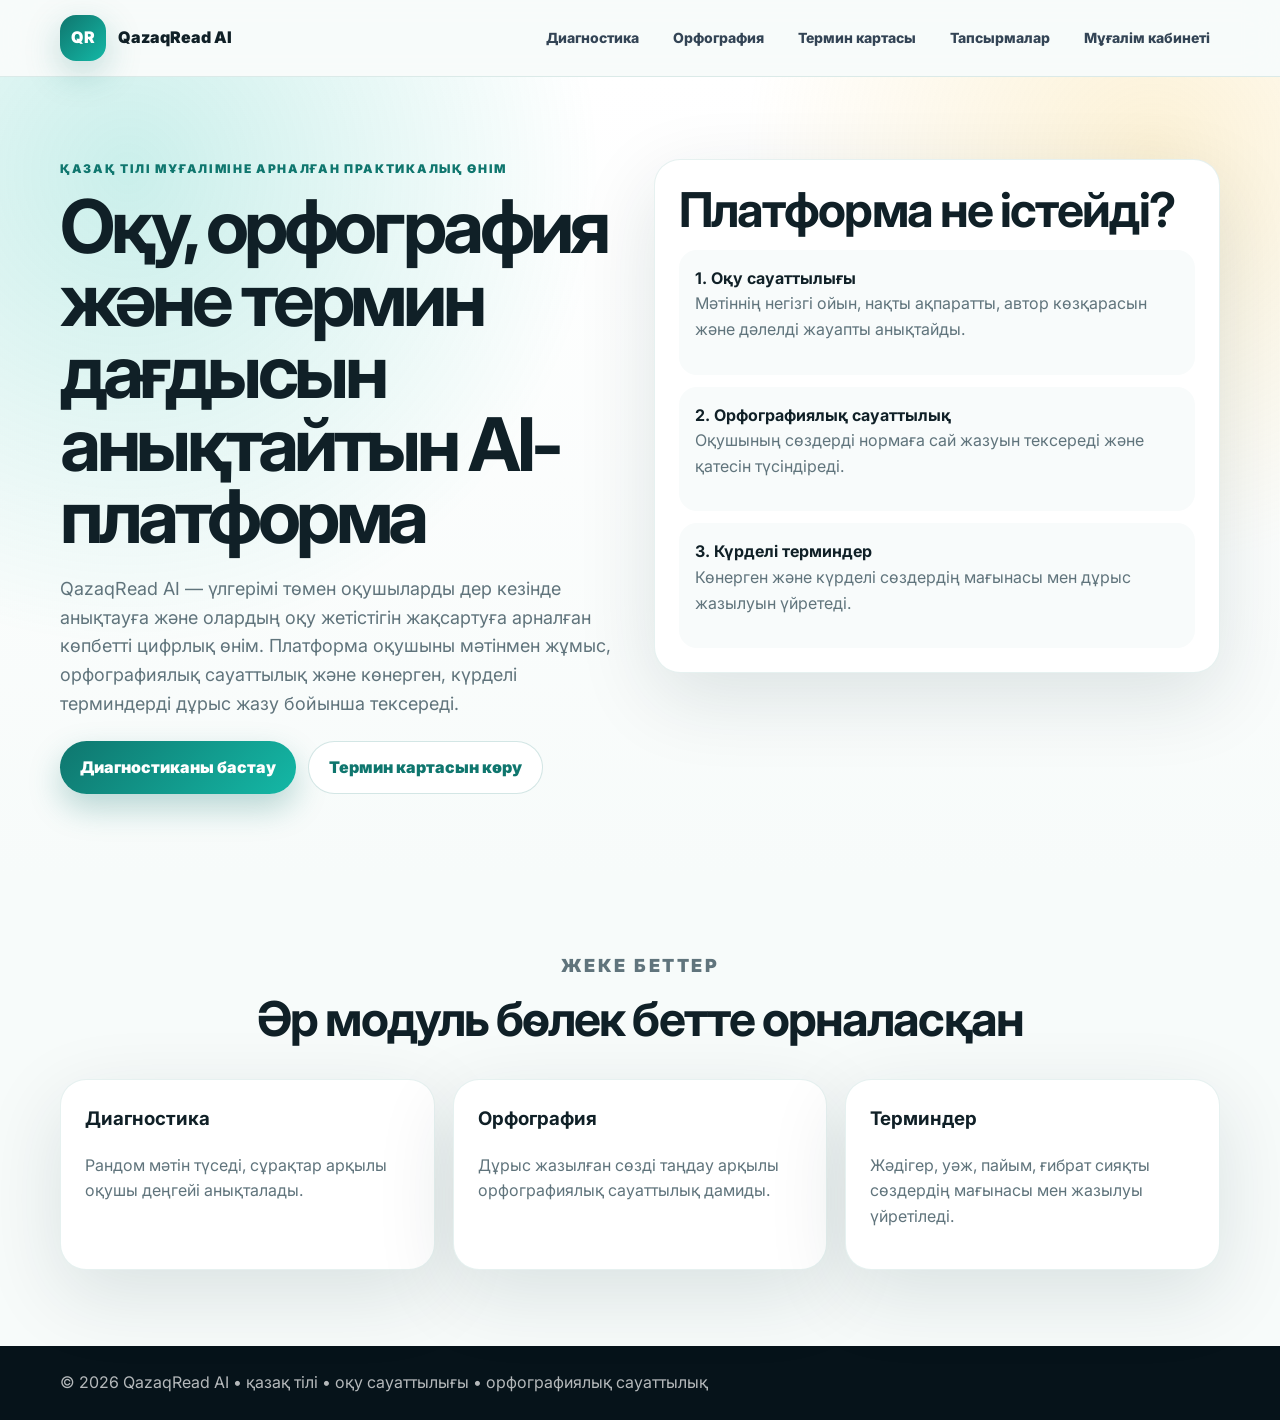
<file: index.html>
<!DOCTYPE html><html lang="kk"><head><meta charset="UTF-8"><meta name="viewport" content="width=device-width,initial-scale=1.0"><title>QazaqRead AI</title><link rel="stylesheet" href="style.css"><link href="https://fonts.googleapis.com/css2?family=Inter:wght@400;600;800;900&family=Noto+Sans:wght@400;600;800;900&display=swap" rel="stylesheet"></head><body>
<header class="top">
  <nav class="container nav">
    <a class="brand" href="index.html"><span class="logo">QR</span><span>QazaqRead AI</span></a>
    <div class="links">
      <a class="" href="diagnostic.html">Диагностика</a>
      <a class="" href="orthography.html">Орфография</a>
      <a class="" href="terms.html">Термин картасы</a>
      <a class="" href="tasks.html">Тапсырмалар</a>
      <a class="" href="teacher.html">Мұғалім кабинеті</a>
    </div>
  </nav>
</header>

<section class="hero">
  <div class="container grid">
    <div>
      <p class="eyebrow">Қазақ тілі мұғаліміне арналған практикалық өнім</p>
      <h1>Оқу, орфография және термин дағдысын анықтайтын AI-платформа</h1>
      <p class="lead">QazaqRead AI — үлгерімі төмен оқушыларды дер кезінде анықтауға және олардың оқу жетістігін жақсартуға арналған көпбетті цифрлық өнім. Платформа оқушыны мәтінмен жұмыс, орфографиялық сауаттылық және көнерген, күрделі терминдерді дұрыс жазу бойынша тексереді.</p>
      <div class="actions"><a class="btn primary" href="diagnostic.html">Диагностиканы бастау</a><a class="btn secondary" href="terms.html">Термин картасын көру</a></div>
    </div>
    <div class="panel">
      <h2>Платформа не істейді?</h2>
      <div class="feature">
        <article><b>1. Оқу сауаттылығы</b><p>Мәтіннің негізгі ойын, нақты ақпаратты, автор көзқарасын және дәлелді жауапты анықтайды.</p></article>
        <article><b>2. Орфографиялық сауаттылық</b><p>Оқушының сөздерді нормаға сай жазуын тексереді және қатесін түсіндіреді.</p></article>
        <article><b>3. Күрделі терминдер</b><p>Көнерген және күрделі сөздердің мағынасы мен дұрыс жазылуын үйретеді.</p></article>
      </div>
    </div>
  </div>
</section>
<section class="section container">
  <div class="head"><p class="eyebrow">Жеке беттер</p><h2>Әр модуль бөлек бетте орналасқан</h2></div>
  <div class="cards">
    <div class="card"><h3>Диагностика</h3><p>Рандом мәтін түседі, сұрақтар арқылы оқушы деңгейі анықталады.</p></div>
    <div class="card"><h3>Орфография</h3><p>Дұрыс жазылған сөзді таңдау арқылы орфографиялық сауаттылық дамиды.</p></div>
    <div class="card"><h3>Терминдер</h3><p>Жәдігер, уәж, пайым, ғибрат сияқты сөздердің мағынасы мен жазылуы үйретіледі.</p></div>
  </div>
</section><footer class="footer"><div class="container">© 2026 QazaqRead AI • қазақ тілі • оқу сауаттылығы • орфографиялық сауаттылық</div></footer></body></html>
</file>
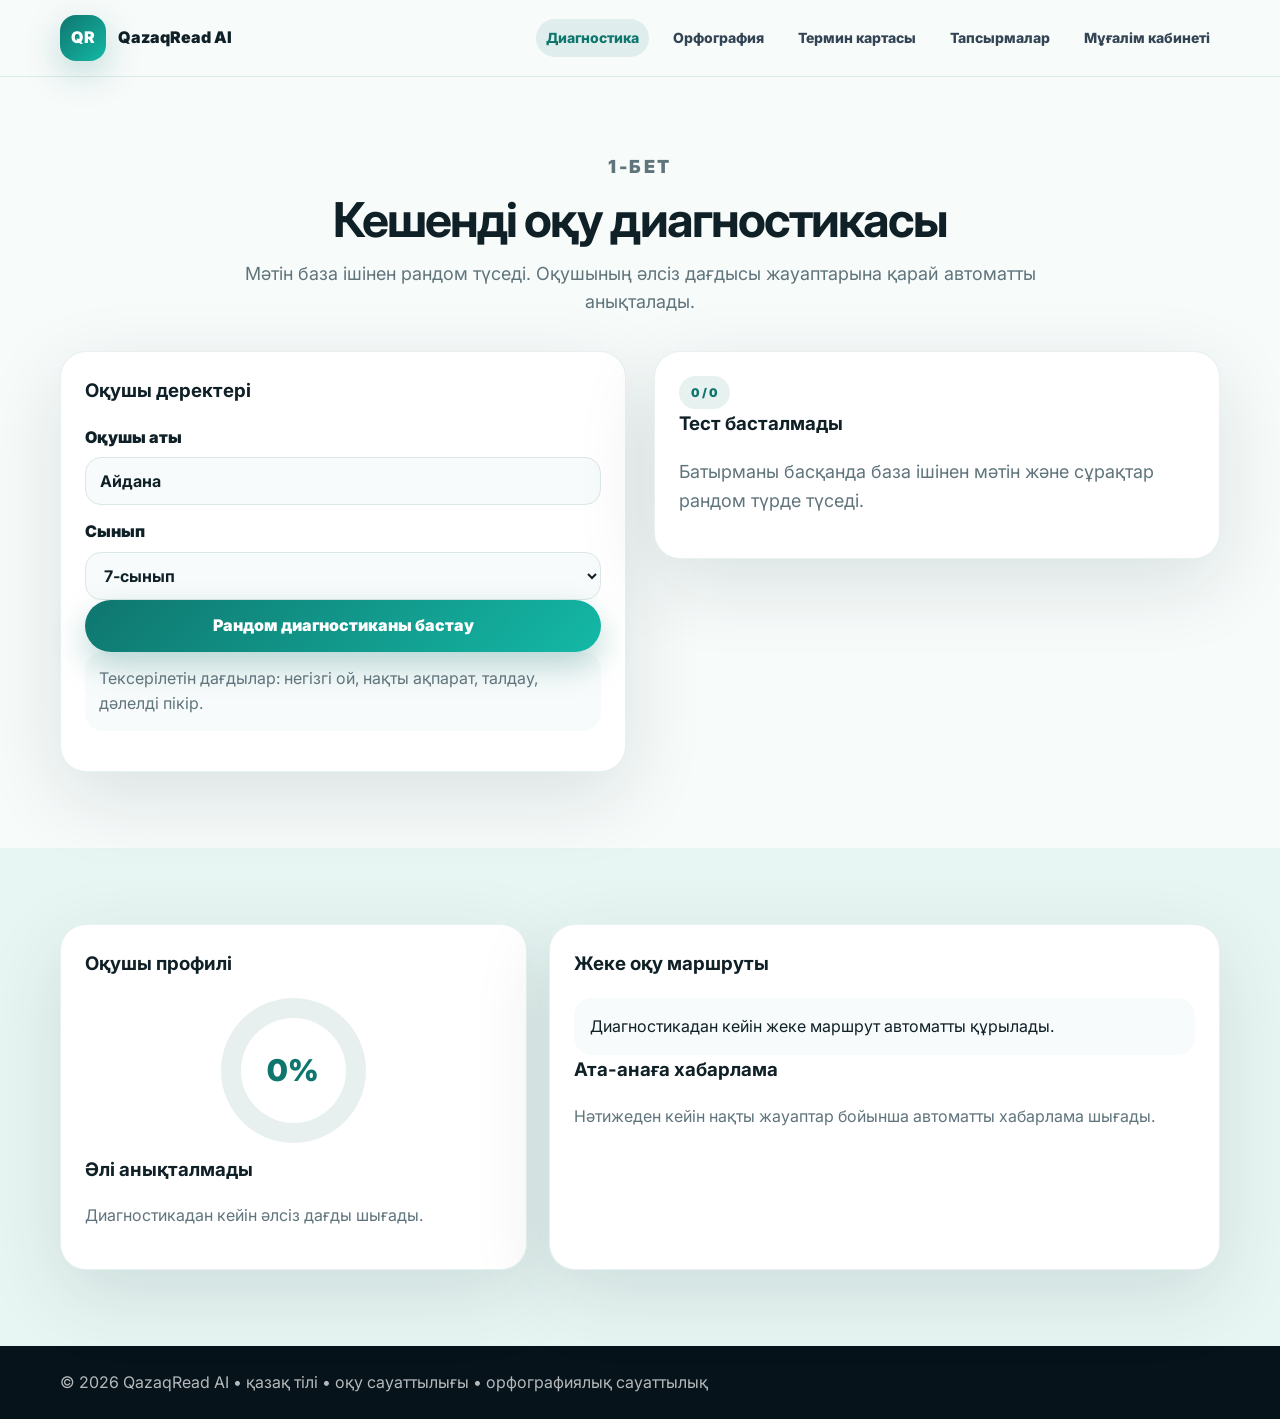
<file: diagnostic.html>
<!DOCTYPE html><html lang="kk"><head><meta charset="UTF-8"><meta name="viewport" content="width=device-width,initial-scale=1.0"><title>Диагностика</title><link rel="stylesheet" href="style.css"><link href="https://fonts.googleapis.com/css2?family=Inter:wght@400;600;800;900&family=Noto+Sans:wght@400;600;800;900&display=swap" rel="stylesheet"></head><body>
<header class="top">
  <nav class="container nav">
    <a class="brand" href="index.html"><span class="logo">QR</span><span>QazaqRead AI</span></a>
    <div class="links">
      <a class="active" href="diagnostic.html">Диагностика</a>
      <a class="" href="orthography.html">Орфография</a>
      <a class="" href="terms.html">Термин картасы</a>
      <a class="" href="tasks.html">Тапсырмалар</a>
      <a class="" href="teacher.html">Мұғалім кабинеті</a>
    </div>
  </nav>
</header>

<section class="section container">
  <div class="head"><p class="eyebrow">1-бет</p><h2>Кешенді оқу диагностикасы</h2><p>Мәтін база ішінен рандом түседі. Оқушының әлсіз дағдысы жауаптарына қарай автоматты анықталады.</p></div>
  <div class="grid">
    <aside class="card">
      <h3>Оқушы деректері</h3>
      <label>Оқушы аты</label><input id="studentName" value="Айдана">
      <label>Сынып</label><select id="grade"><option>5-сынып</option><option>6-сынып</option><option selected>7-сынып</option><option>8-сынып</option><option>9-сынып</option></select>
      <button class="btn primary full" id="startReading">Рандом диагностиканы бастау</button>
      <p class="note">Тексерілетін дағдылар: негізгі ой, нақты ақпарат, талдау, дәлелді пікір.</p>
    </aside>
    <main class="quiz">
      <span class="tag" id="counter">0 / 0</span>
      <h3 id="passageTitle">Тест басталмады</h3>
      <p id="passageMeta" class="tag hidden"></p>
      <p id="passageText" class="lead">Батырманы басқанда база ішінен мәтін және сұрақтар рандом түрде түседі.</p>
      <div id="questionBox" class="hidden"><span class="tag" id="skillTag"></span><h3 id="qText"></h3><div id="options" class="answers"></div><button class="btn primary full" id="submit">Жауап беру</button></div>
      <div id="finish" class="hidden"><h3>Нәтиже дайын</h3><p id="summary"></p><a class="btn secondary" href="teacher.html">Мұғалім кабинетіне өту</a></div>
    </main>
  </div>
</section>
<section class="section soft"><div class="container result">
  <div class="card"><h3>Оқушы профилі</h3><div class="score" id="scoreRing"><span id="scoreText">0%</span></div><h3 id="level">Әлі анықталмады</h3><p id="weakText">Диагностикадан кейін әлсіз дағды шығады.</p></div>
  <div class="card"><h3>Жеке оқу маршруты</h3><div class="route" id="route"><article>Диагностикадан кейін жеке маршрут автоматты құрылады.</article></div><h3>Ата-анаға хабарлама</h3><p id="parentMsg">Нәтижеден кейін нақты жауаптар бойынша автоматты хабарлама шығады.</p></div>
</div></section><footer class="footer"><div class="container">© 2026 QazaqRead AI • қазақ тілі • оқу сауаттылығы • орфографиялық сауаттылық</div></footer><script src="data.js"></script><script src="app.js"></script></body></html>
</file>
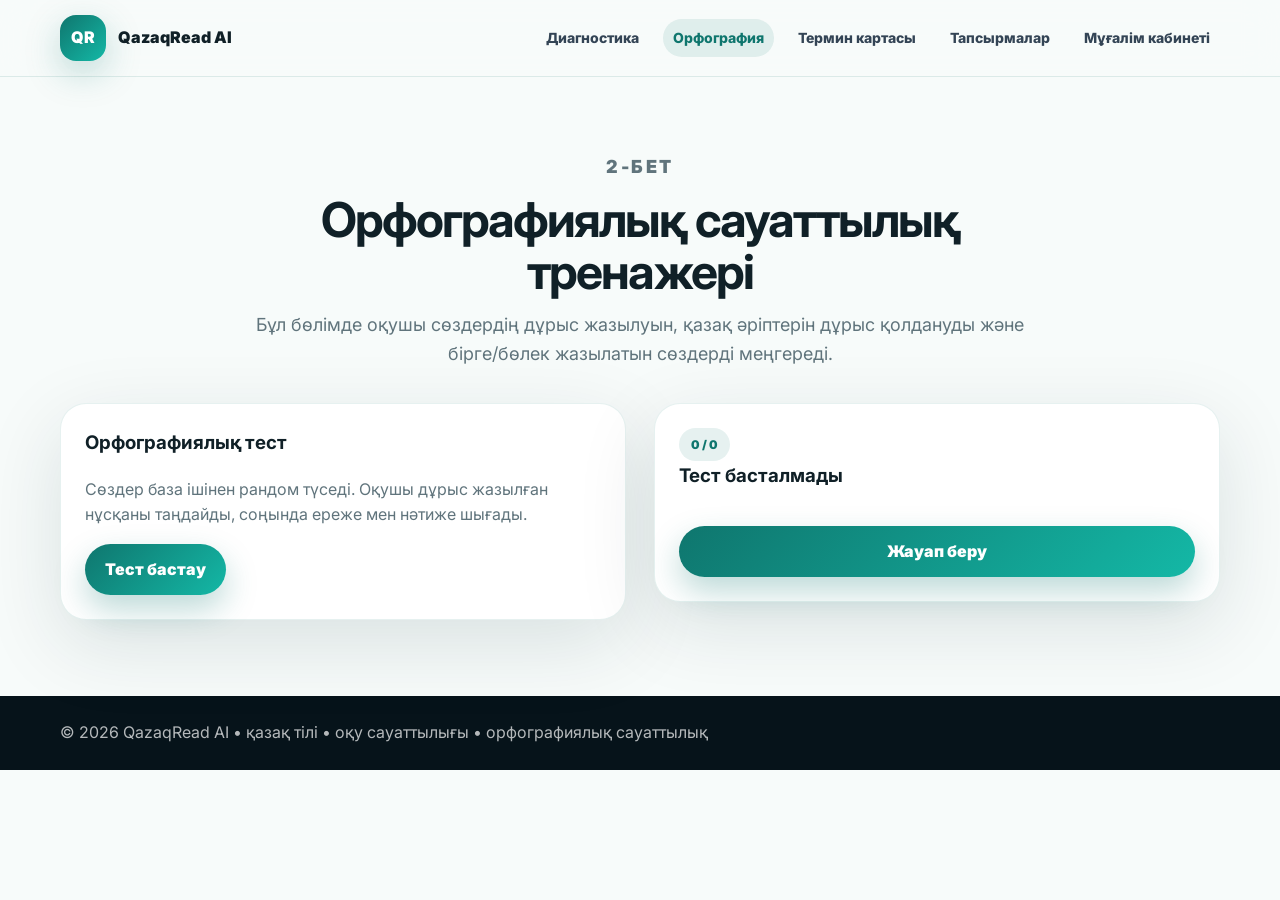
<file: orthography.html>
<!DOCTYPE html><html lang="kk"><head><meta charset="UTF-8"><meta name="viewport" content="width=device-width,initial-scale=1.0"><title>Орфография</title><link rel="stylesheet" href="style.css"><link href="https://fonts.googleapis.com/css2?family=Inter:wght@400;600;800;900&family=Noto+Sans:wght@400;600;800;900&display=swap" rel="stylesheet"></head><body>
<header class="top">
  <nav class="container nav">
    <a class="brand" href="index.html"><span class="logo">QR</span><span>QazaqRead AI</span></a>
    <div class="links">
      <a class="" href="diagnostic.html">Диагностика</a>
      <a class="active" href="orthography.html">Орфография</a>
      <a class="" href="terms.html">Термин картасы</a>
      <a class="" href="tasks.html">Тапсырмалар</a>
      <a class="" href="teacher.html">Мұғалім кабинеті</a>
    </div>
  </nav>
</header>

<section class="section container">
  <div class="head"><p class="eyebrow">2-бет</p><h2>Орфографиялық сауаттылық тренажері</h2><p>Бұл бөлімде оқушы сөздердің дұрыс жазылуын, қазақ әріптерін дұрыс қолдануды және бірге/бөлек жазылатын сөздерді меңгереді.</p></div>
  <div class="grid">
    <div class="card"><h3>Орфографиялық тест</h3><p>Сөздер база ішінен рандом түседі. Оқушы дұрыс жазылған нұсқаны таңдайды, соңында ереже мен нәтиже шығады.</p><button class="btn primary" id="startOrtho">Тест бастау</button></div>
    <div class="quiz"><span class="tag" id="orthoCount">0 / 0</span><h3 id="orthoQ">Тест басталмады</h3><div id="orthoOptions" class="answers"></div><button class="btn primary full" id="orthoSubmit">Жауап беру</button><div id="orthoResult" class="hidden"></div></div>
  </div>
</section><footer class="footer"><div class="container">© 2026 QazaqRead AI • қазақ тілі • оқу сауаттылығы • орфографиялық сауаттылық</div></footer><script src="data.js"></script><script src="orthography.js"></script></body></html>
</file>
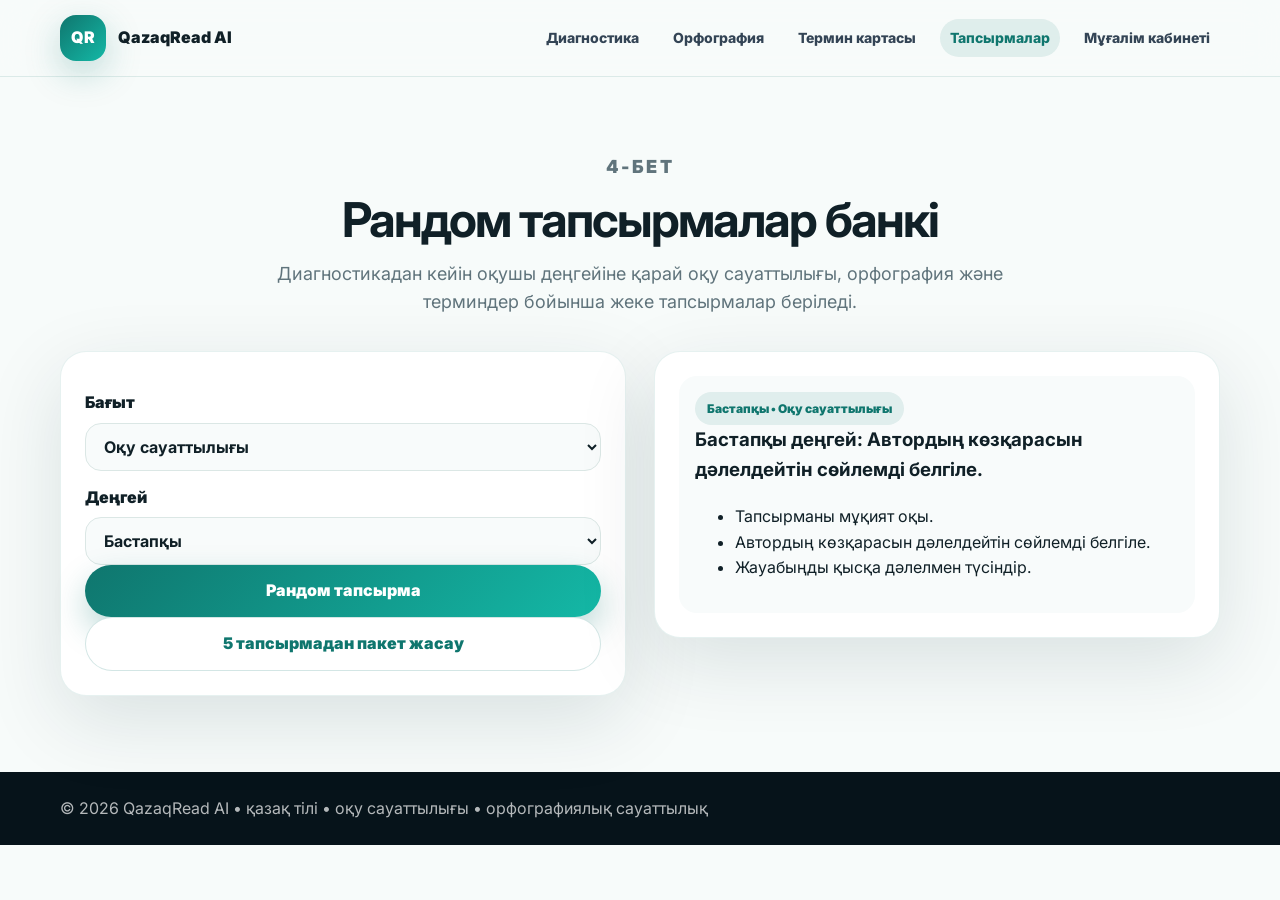
<file: tasks.html>
<!DOCTYPE html><html lang="kk"><head><meta charset="UTF-8"><meta name="viewport" content="width=device-width,initial-scale=1.0"><title>Тапсырмалар</title><link rel="stylesheet" href="style.css"><link href="https://fonts.googleapis.com/css2?family=Inter:wght@400;600;800;900&family=Noto+Sans:wght@400;600;800;900&display=swap" rel="stylesheet"></head><body>
<header class="top">
  <nav class="container nav">
    <a class="brand" href="index.html"><span class="logo">QR</span><span>QazaqRead AI</span></a>
    <div class="links">
      <a class="" href="diagnostic.html">Диагностика</a>
      <a class="" href="orthography.html">Орфография</a>
      <a class="" href="terms.html">Термин картасы</a>
      <a class="active" href="tasks.html">Тапсырмалар</a>
      <a class="" href="teacher.html">Мұғалім кабинеті</a>
    </div>
  </nav>
</header>

<section class="section container">
  <div class="head"><p class="eyebrow">4-бет</p><h2>Рандом тапсырмалар банкі</h2><p>Диагностикадан кейін оқушы деңгейіне қарай оқу сауаттылығы, орфография және терминдер бойынша жеке тапсырмалар беріледі.</p></div>
  <div class="grid">
    <aside class="card"><label>Бағыт</label><select id="taskModule"><option value="reading">Оқу сауаттылығы</option><option value="orthography">Орфографиялық сауаттылық</option><option value="terms">Көнерген және күрделі терминдер</option></select><label>Деңгей</label><select id="taskLevel"><option>Бастапқы</option><option>Орта</option><option>Жоғары</option></select><button class="btn primary full" id="makeTask">Рандом тапсырма</button><button class="btn secondary full" id="makePack">5 тапсырмадан пакет жасау</button></aside>
    <main class="card"><div id="taskOut" class="list"></div></main>
  </div>
</section><footer class="footer"><div class="container">© 2026 QazaqRead AI • қазақ тілі • оқу сауаттылығы • орфографиялық сауаттылық</div></footer><script src="data.js"></script><script src="tasks.js"></script></body></html>
</file>
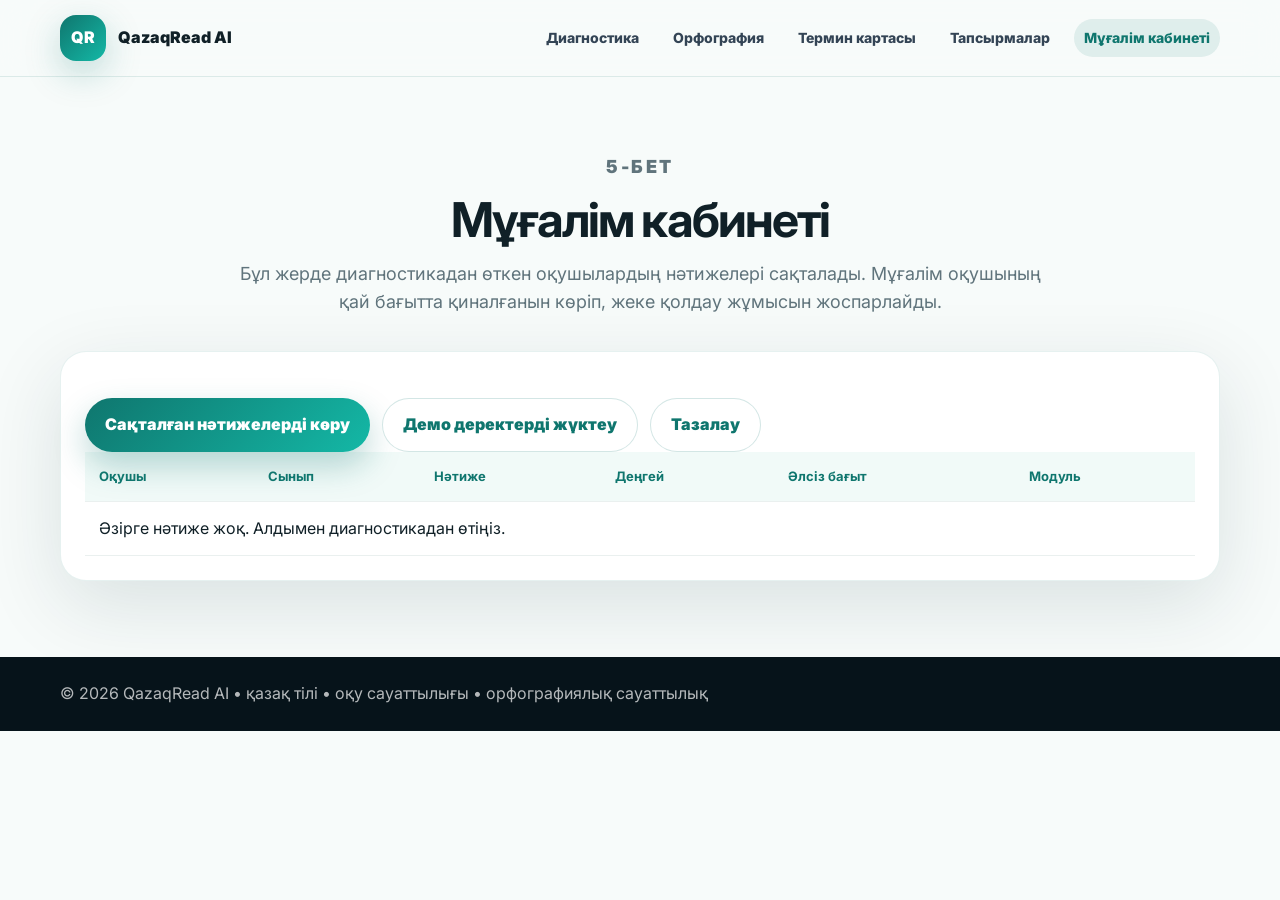
<file: teacher.html>
<!DOCTYPE html><html lang="kk"><head><meta charset="UTF-8"><meta name="viewport" content="width=device-width,initial-scale=1.0"><title>Мұғалім кабинеті</title><link rel="stylesheet" href="style.css"><link href="https://fonts.googleapis.com/css2?family=Inter:wght@400;600;800;900&family=Noto+Sans:wght@400;600;800;900&display=swap" rel="stylesheet"></head><body>
<header class="top">
  <nav class="container nav">
    <a class="brand" href="index.html"><span class="logo">QR</span><span>QazaqRead AI</span></a>
    <div class="links">
      <a class="" href="diagnostic.html">Диагностика</a>
      <a class="" href="orthography.html">Орфография</a>
      <a class="" href="terms.html">Термин картасы</a>
      <a class="" href="tasks.html">Тапсырмалар</a>
      <a class="active" href="teacher.html">Мұғалім кабинеті</a>
    </div>
  </nav>
</header>

<section class="section container">
  <div class="head"><p class="eyebrow">5-бет</p><h2>Мұғалім кабинеті</h2><p>Бұл жерде диагностикадан өткен оқушылардың нәтижелері сақталады. Мұғалім оқушының қай бағытта қиналғанын көріп, жеке қолдау жұмысын жоспарлайды.</p></div>
  <div class="tablebox"><div class="actions"><button class="btn primary" id="loadResults">Сақталған нәтижелерді көру</button><button class="btn secondary" id="demoResults">Демо деректерді жүктеу</button><button class="btn secondary" id="clearResults">Тазалау</button></div><div class="tablewrap"><table><thead><tr><th>Оқушы</th><th>Сынып</th><th>Нәтиже</th><th>Деңгей</th><th>Әлсіз бағыт</th><th>Модуль</th></tr></thead><tbody id="teacherTable"></tbody></table></div></div>
</section><footer class="footer"><div class="container">© 2026 QazaqRead AI • қазақ тілі • оқу сауаттылығы • орфографиялық сауаттылық</div></footer><script src="data.js"></script><script src="teacher.js"></script></body></html>
</file>
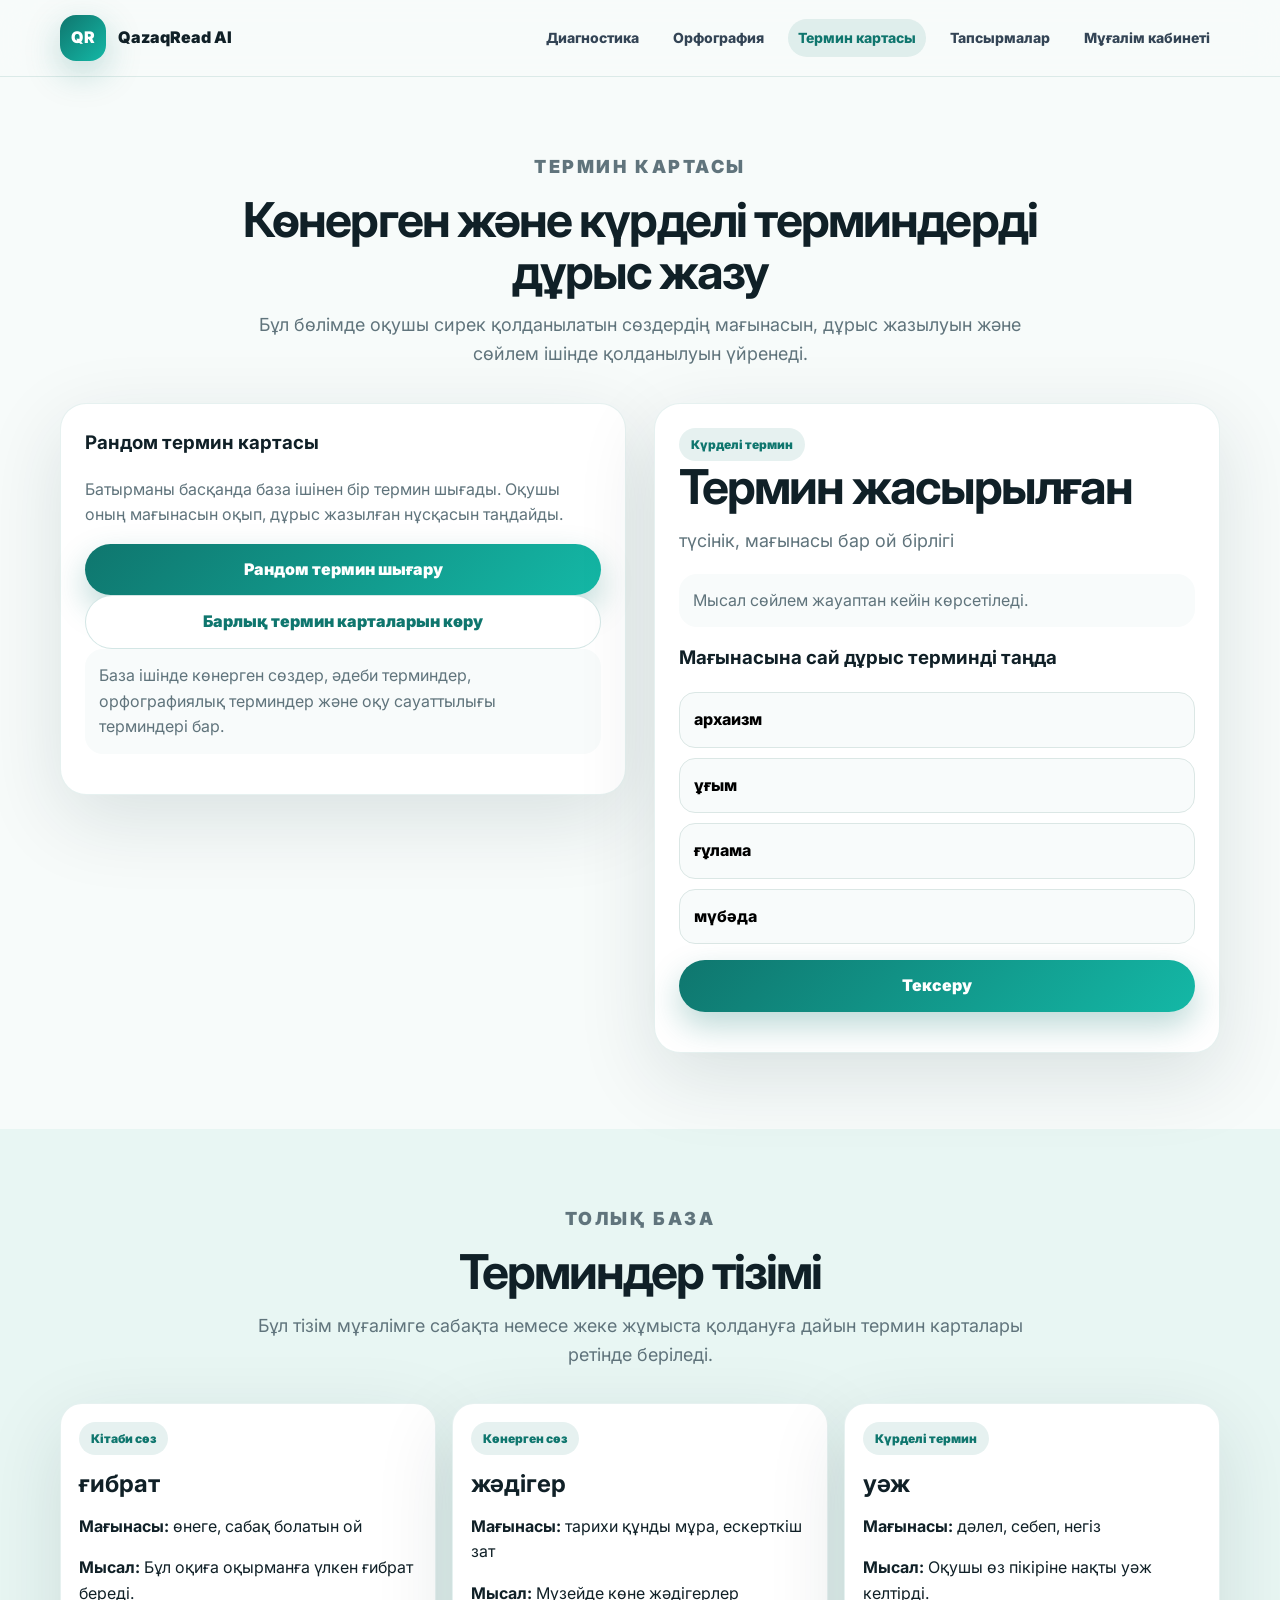
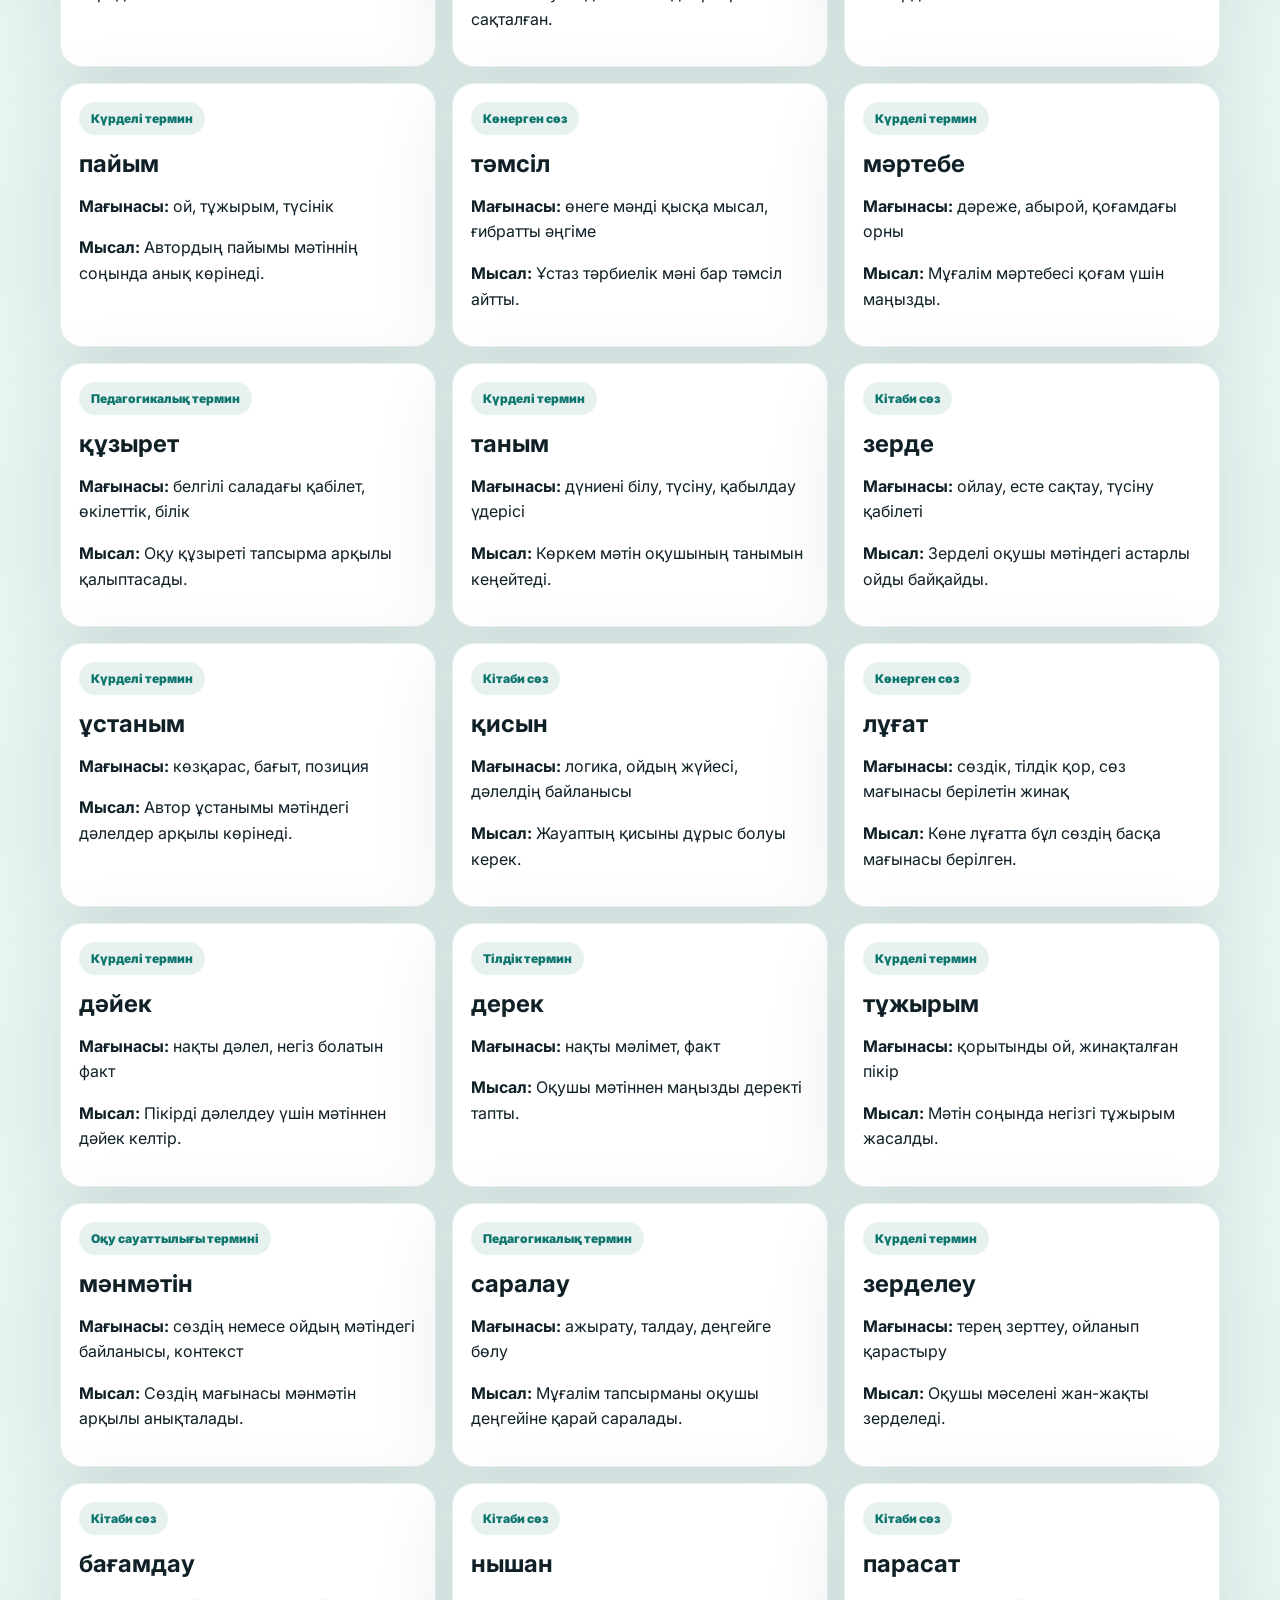
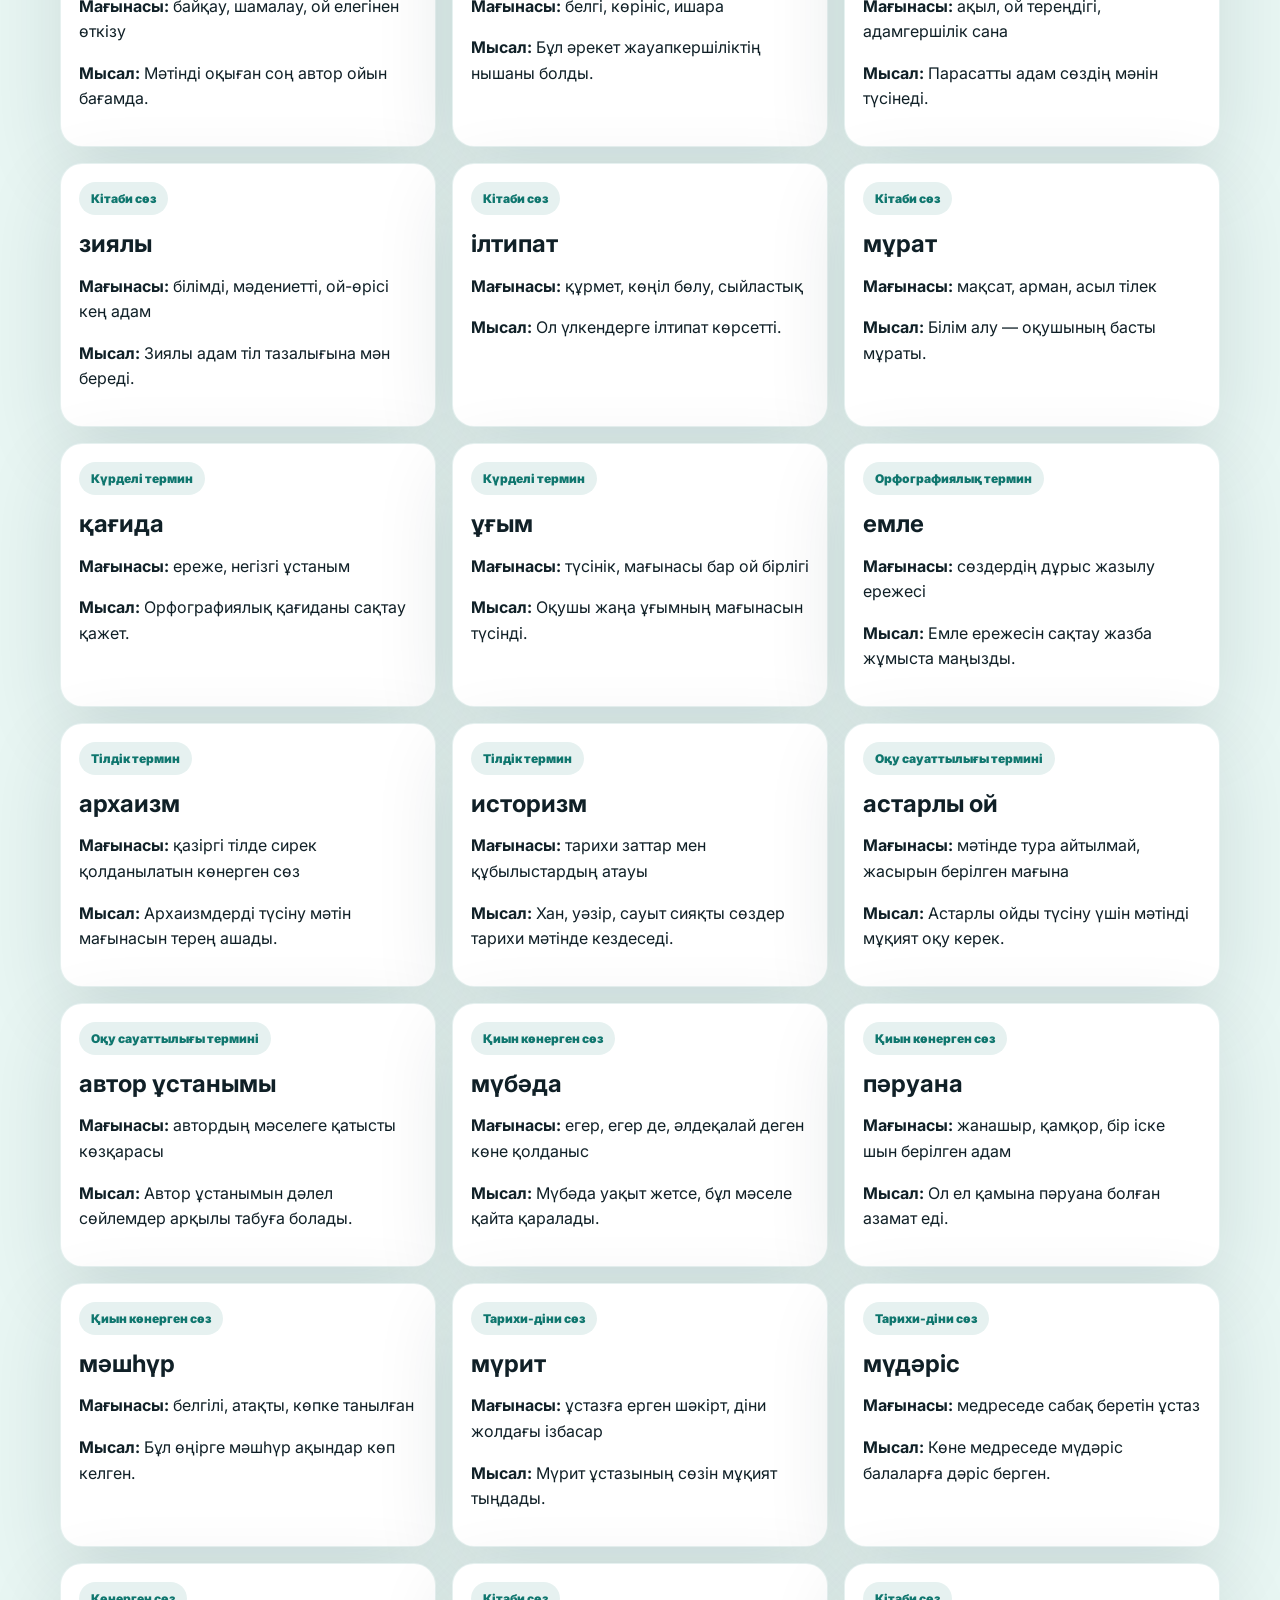
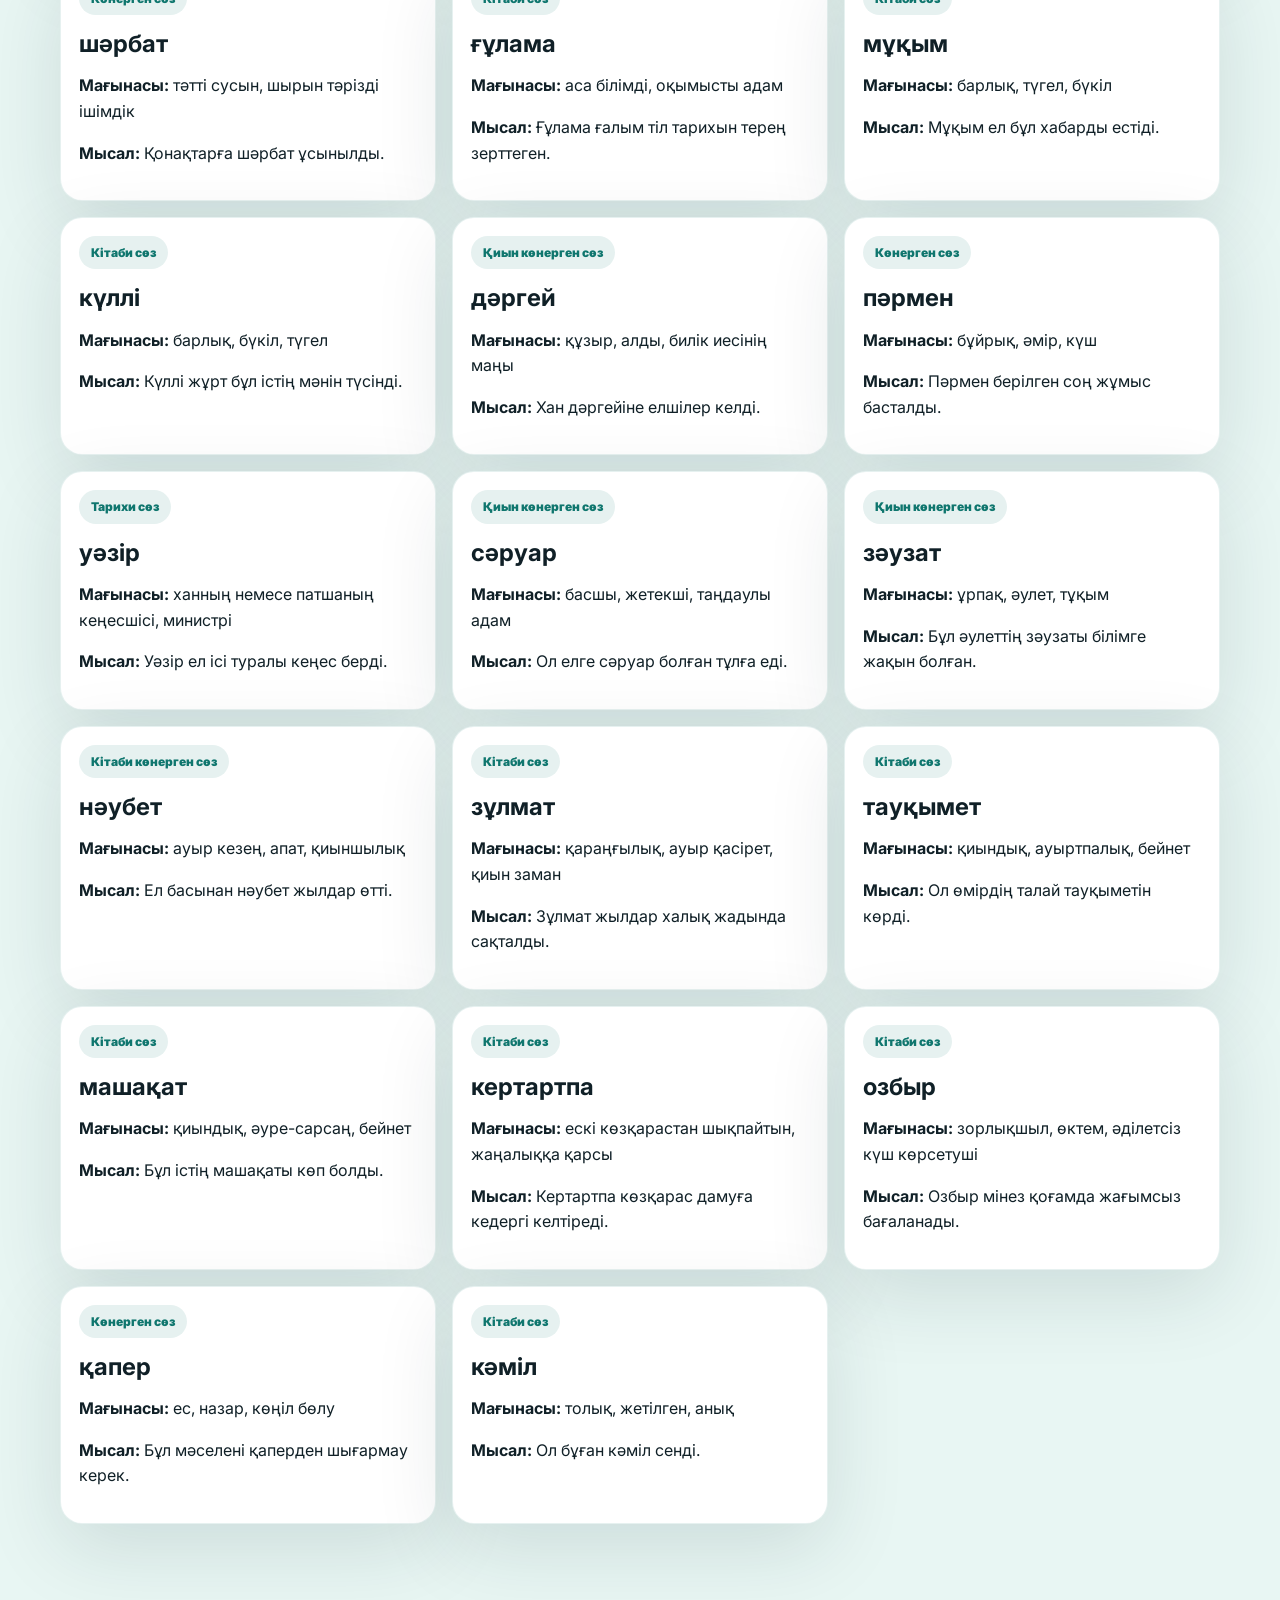
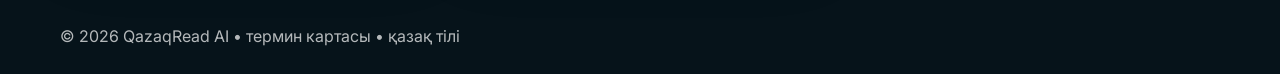
<file: terms.html>
<!DOCTYPE html><html lang="kk"><head><meta charset="UTF-8"><meta name="viewport" content="width=device-width,initial-scale=1.0"><title>Термин картасы</title><link rel="stylesheet" href="style.css"><link href="https://fonts.googleapis.com/css2?family=Inter:wght@400;600;800;900&family=Noto+Sans:wght@400;600;800;900&display=swap" rel="stylesheet"></head><body>
<header class="top">
  <nav class="container nav">
    <a class="brand" href="index.html"><span class="logo">QR</span><span>QazaqRead AI</span></a>
    <div class="links">
      <a class="" href="diagnostic.html">Диагностика</a>
      <a class="" href="orthography.html">Орфография</a>
      <a class="active" href="terms.html">Термин картасы</a>
      <a class="" href="tasks.html">Тапсырмалар</a>
      <a class="" href="teacher.html">Мұғалім кабинеті</a>
    </div>
  </nav>
</header>

<section class="section container">
  <div class="head">
    <p class="eyebrow">Термин картасы</p>
    <h2>Көнерген және күрделі терминдерді дұрыс жазу</h2>
    <p>Бұл бөлімде оқушы сирек қолданылатын сөздердің мағынасын, дұрыс жазылуын және сөйлем ішінде қолданылуын үйренеді.</p>
  </div>

  <div class="grid">
    <div class="card">
      <h3>Рандом термин картасы</h3>
      <p>Батырманы басқанда база ішінен бір термин шығады. Оқушы оның мағынасын оқып, дұрыс жазылған нұсқасын таңдайды.</p>
      <button class="btn primary full" id="newTerm">Рандом термин шығару</button>
      <button class="btn secondary full" id="showAllTerms">Барлық термин карталарын көру</button>
      <p class="note">База ішінде көнерген сөздер, әдеби терминдер, орфографиялық терминдер және оқу сауаттылығы терминдері бар.</p>
    </div>

    <div class="quiz">
      <span class="tag" id="termCategory">Термин</span>
      <h2 id="termWord">Термин жасырылған</h2>
      <p id="termMeaning" class="lead">Батырманы басыңыз.</p>
      <p id="termExample" class="note"></p>
      <h3>Мағынасына сай дұрыс терминді таңда</h3>
      <div id="termOptions" class="answers"></div>
      <button class="btn primary full" id="termSubmit">Тексеру</button>
      <p id="termResult"></p>
    </div>
  </div>
</section>

<section class="section soft">
  <div class="container">
    <div class="head">
      <p class="eyebrow">Толық база</p>
      <h2>Терминдер тізімі</h2>
      <p>Бұл тізім мұғалімге сабақта немесе жеке жұмыста қолдануға дайын термин карталары ретінде беріледі.</p>
    </div>
    <div id="allTerms" class="term-grid"></div>
  </div>
</section>

<footer class="footer"><div class="container">© 2026 QazaqRead AI • термин картасы • қазақ тілі</div></footer>
<script src="data.js"></script><script src="terms.js"></script></body></html>
</file>
<file: style.css>
:root{
  --bg:#f7fbfa;--paper:#ffffff;--text:#102027;--muted:#60747c;
  --primary:#0f766e;--primary2:#14b8a6;--soft:#e8f6f3;--dark:#071b25;
  --red:#ef4444;--yellow:#f59e0b;--green:#22c55e;--blue:#3b82f6;
  --shadow:0 24px 80px rgba(9,38,50,.12);--radius:26px
}
*{box-sizing:border-box}
html{scroll-behavior:smooth}
body{margin:0;font-family:Inter,"Noto Sans",system-ui,sans-serif;background:var(--bg);color:var(--text);line-height:1.6}
a{text-decoration:none;color:inherit}
button,input,select{font:inherit}
.container{width:min(1160px,calc(100% - 36px));margin:0 auto}
.top{position:sticky;top:0;z-index:20;background:rgba(247,251,250,.88);backdrop-filter:blur(16px);border-bottom:1px solid rgba(15,118,110,.12)}
.nav{height:76px;display:flex;align-items:center;justify-content:space-between;gap:18px}
.brand{display:flex;align-items:center;gap:12px;font-weight:900}
.logo{width:46px;height:46px;border-radius:16px;display:grid;place-items:center;background:linear-gradient(135deg,var(--primary),var(--primary2));color:white;box-shadow:0 12px 35px rgba(15,118,110,.25)}
.links{display:flex;gap:14px;align-items:center;font-weight:800;font-size:14px;color:#345}
.links a{padding:8px 10px;border-radius:999px}
.links a:hover,.links a.active{background:rgba(15,118,110,.10);color:var(--primary)}
.hero{padding:82px 0;background:radial-gradient(circle at 10% 12%,rgba(20,184,166,.22),transparent 35%),radial-gradient(circle at 90% 10%,rgba(244,201,93,.25),transparent 30%),linear-gradient(180deg,#fff,var(--bg))}
.grid{display:grid;grid-template-columns:1fr 1fr;gap:28px;align-items:start}
h1,h2,h3,p{margin-top:0}
h1{font-size:clamp(40px,6vw,74px);line-height:.98;letter-spacing:-.06em;margin-bottom:22px}
h2{font-size:clamp(30px,4vw,48px);line-height:1.08;letter-spacing:-.04em;margin-bottom:14px}
.eyebrow{color:var(--primary);letter-spacing:.14em;text-transform:uppercase;font-size:12px;font-weight:900;margin:0 0 12px}
.lead,.head p{font-size:18px;color:var(--muted)}
.actions{display:flex;gap:12px;flex-wrap:wrap;margin-top:22px}
.btn{border:0;cursor:pointer;display:inline-flex;align-items:center;justify-content:center;min-height:48px;border-radius:999px;padding:13px 20px;font-weight:900;transition:.2s}
.btn:hover{transform:translateY(-2px)}
.primary{background:linear-gradient(135deg,var(--primary),var(--primary2));color:white;box-shadow:0 14px 32px rgba(15,118,110,.28)}
.secondary{background:white;color:var(--primary);border:1px solid rgba(15,118,110,.18)}
.full{width:100%}
.section{padding:76px 0}
.soft{background:var(--soft)}
.head{text-align:center;max-width:820px;margin:0 auto 34px}
.card,.panel,.quiz,.tablebox{background:var(--paper);border:1px solid rgba(15,118,110,.10);border-radius:var(--radius);box-shadow:var(--shadow);padding:24px}
.cards{display:grid;grid-template-columns:repeat(3,1fr);gap:18px}
.card p,.panel p{color:var(--muted)}
.feature{display:grid;gap:12px}
.feature article{background:#f8fbfb;border-radius:18px;padding:16px}
label{display:block;font-weight:900;margin:14px 0 7px}
input,select{width:100%;min-height:48px;border:1px solid #dbe7e5;border-radius:16px;padding:0 14px;background:#f8fbfb;font-weight:700;color:var(--text)}
.tag,.pill{display:inline-flex;border-radius:999px;padding:7px 12px;background:rgba(15,118,110,.10);color:var(--primary);font-weight:900;font-size:12px}
.answers{display:grid;gap:10px;margin:16px 0}
.answer{border:1px solid #dbe7e5;background:#f8fbfb;border-radius:16px;padding:14px;text-align:left;font-weight:800;cursor:pointer}
.answer.selected{border-color:var(--primary);background:rgba(20,184,166,.12)}
.hidden{display:none!important}
.result{display:grid;grid-template-columns:.82fr 1.18fr;gap:22px}
.score{width:145px;height:145px;border-radius:50%;display:grid;place-items:center;background:conic-gradient(var(--primary) var(--score,0%),#e8f0ef 0);margin:12px auto}
.score span{width:105px;height:105px;border-radius:50%;background:white;display:grid;place-items:center;color:var(--primary);font-size:30px;font-weight:1000}
.route{display:grid;gap:12px}
.route article{background:#f8fbfb;border-radius:18px;padding:16px}
.tablewrap{overflow-x:auto}
table{width:100%;border-collapse:collapse;background:white;min-width:780px}
th,td{padding:14px;border-bottom:1px solid #eaf0ef;text-align:left}
th{background:#f1faf8;color:var(--primary);font-size:13px}
.list{display:grid;gap:12px}
.list article{background:#f8fbfb;border-radius:18px;padding:16px}
.footer{background:#06131a;color:rgba(255,255,255,.7);padding:24px 0}
.note{background:#f8fbfb;border-radius:18px;padding:14px;color:var(--muted)}
.ok{color:#166534}.bad{color:#991b1b}
@media(max-width:920px){.grid,.result{grid-template-columns:1fr}.cards{grid-template-columns:1fr}.links{display:none}}

.term-grid{display:grid;grid-template-columns:repeat(3,1fr);gap:16px}
.term-card{background:#fff;border:1px solid rgba(15,118,110,.10);border-radius:22px;padding:18px;box-shadow:var(--shadow)}
.term-card h3{font-size:24px;margin:10px 0}
@media(max-width:920px){.term-grid{grid-template-columns:1fr}}
</file>
